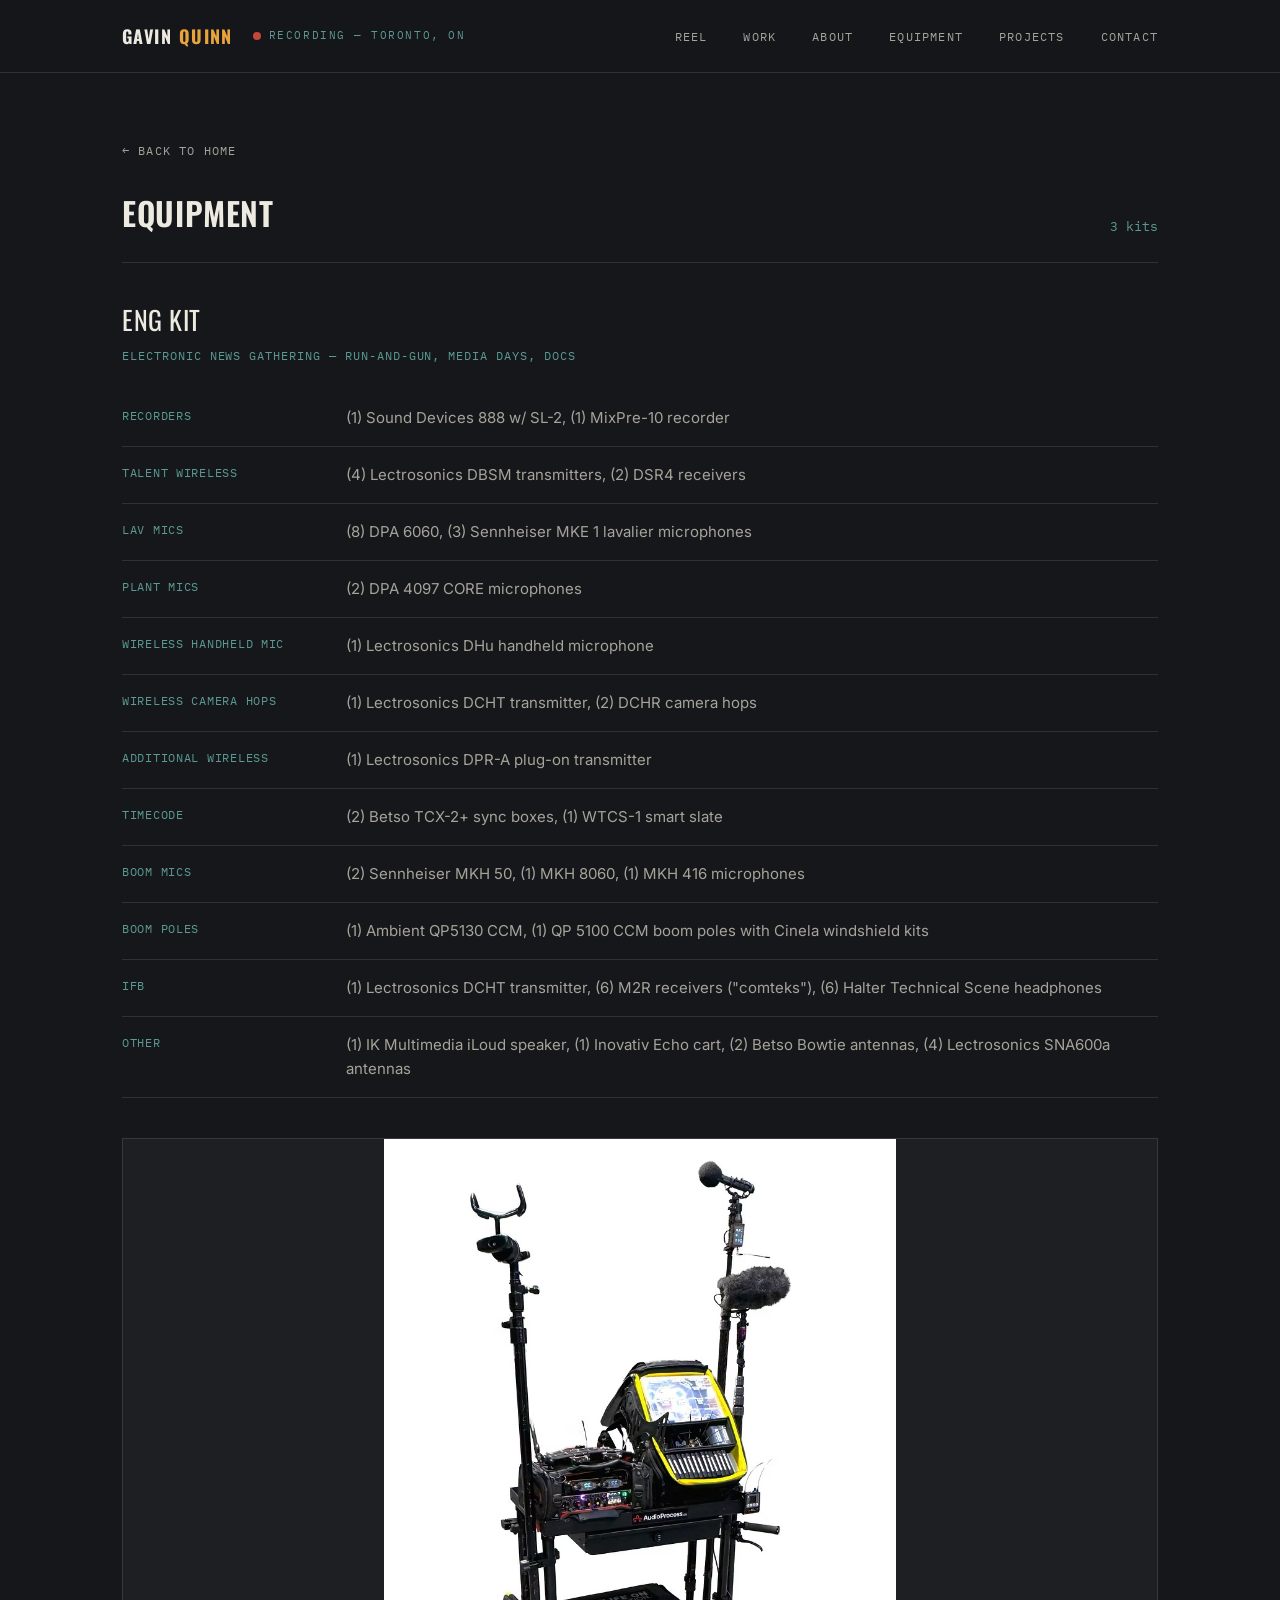
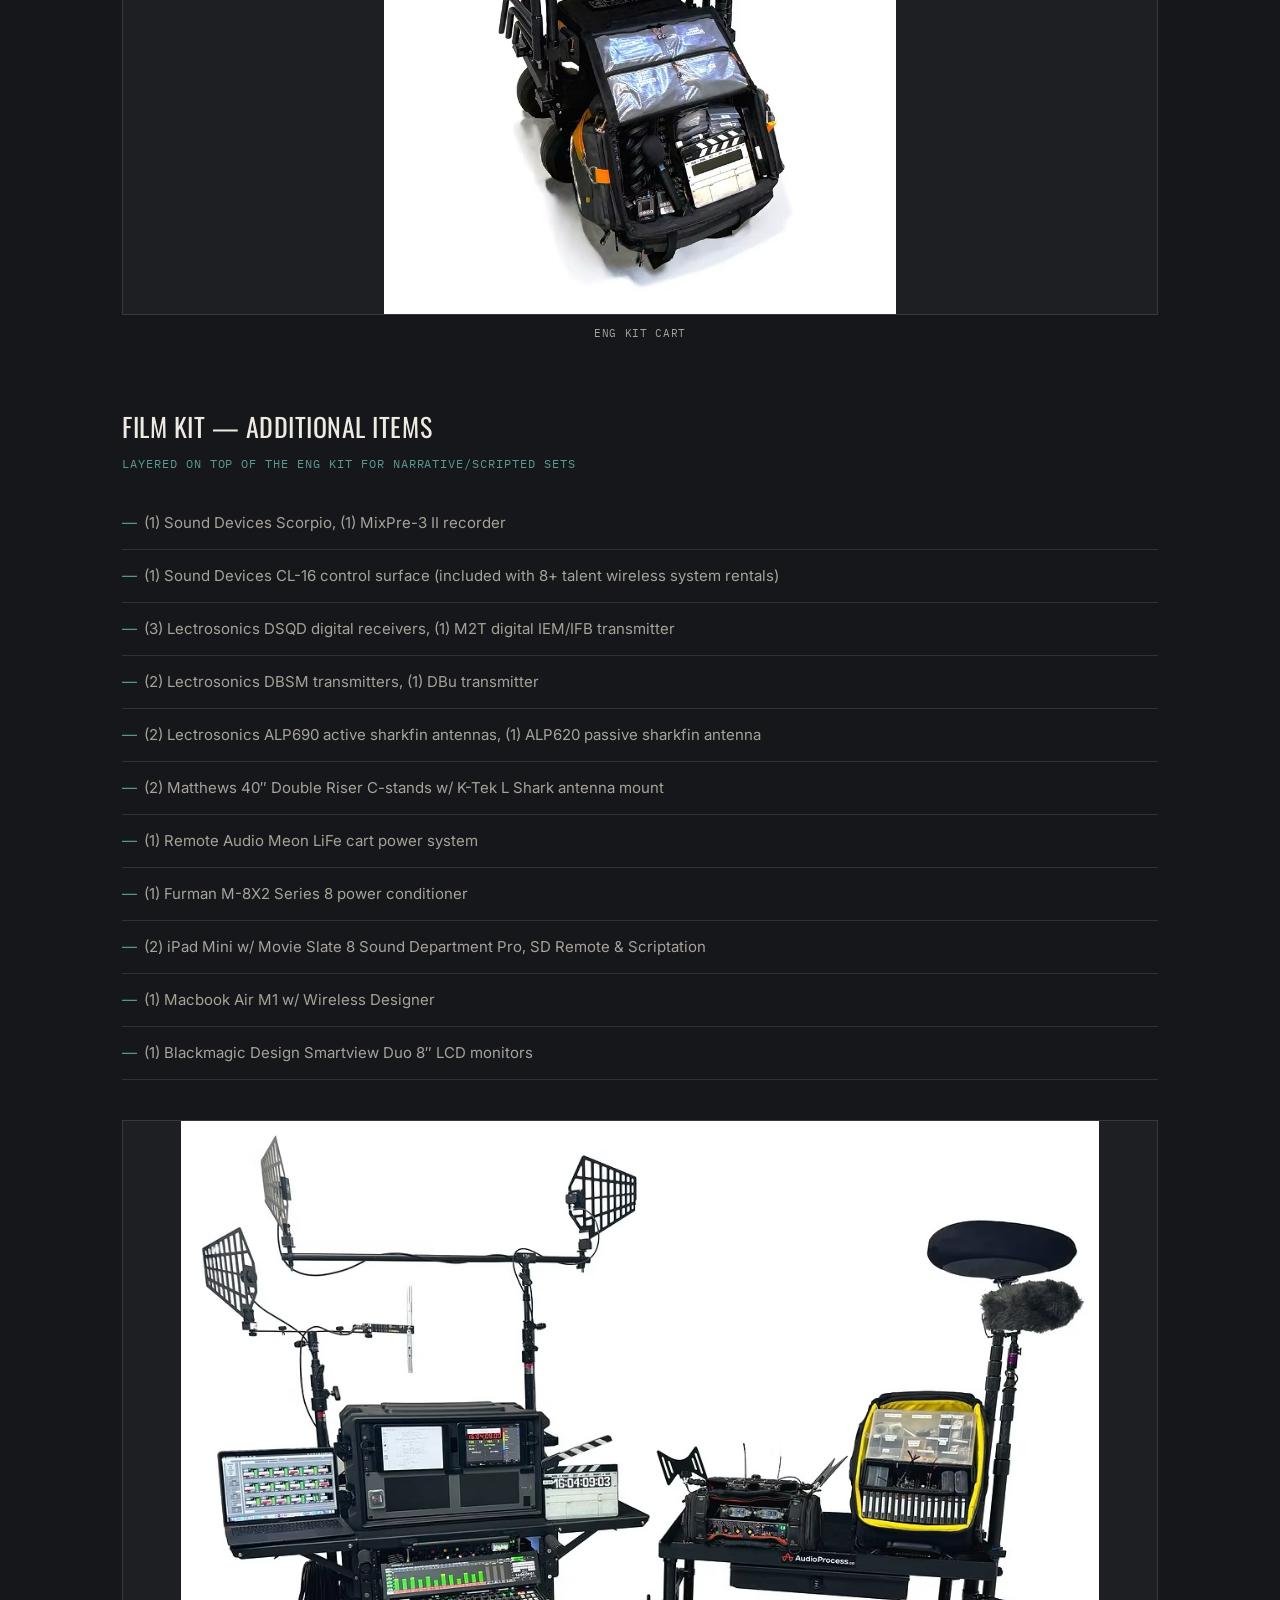
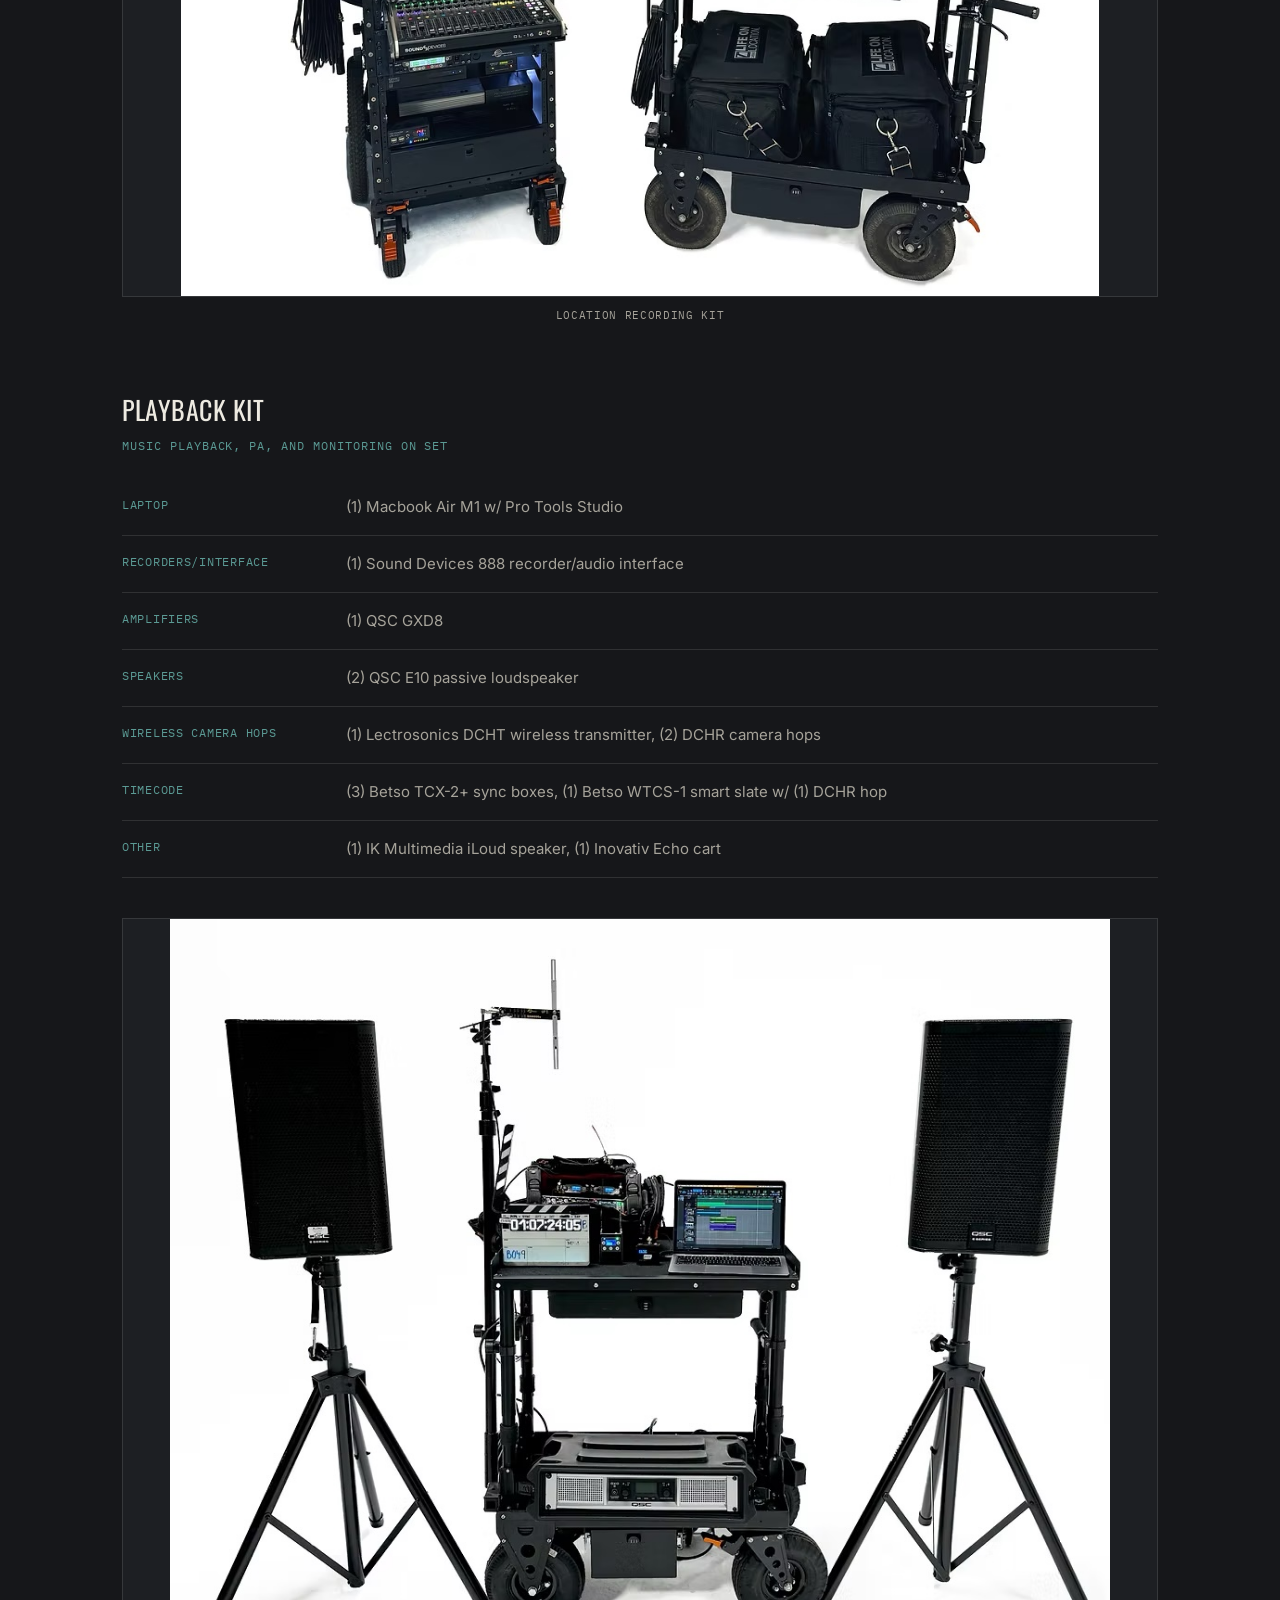
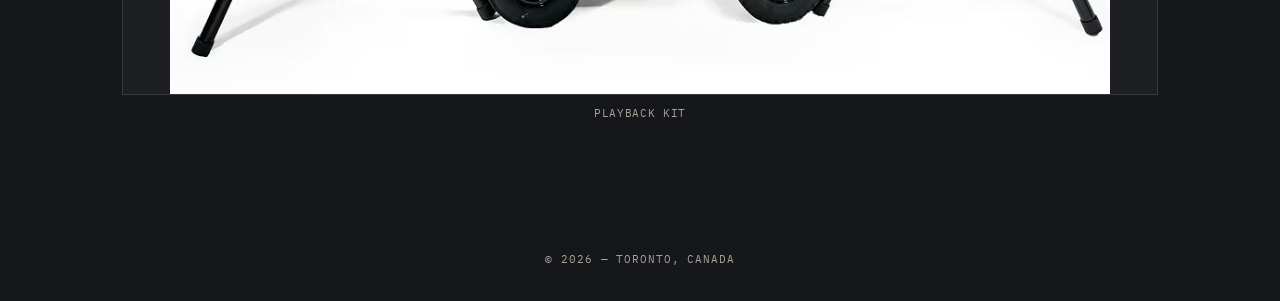
<file: equipment.html>
<!DOCTYPE html>
<html lang="en">
<head>
<meta charset="UTF-8">
<meta name="viewport" content="width=device-width, initial-scale=1.0">
<title>Equipment — Gavin Quinn</title>
<link rel="icon" type="image/svg+xml" href="images/favicon.svg">
<link rel="icon" type="image/png" sizes="32x32" href="images/favicon-32.png">
<link rel="icon" type="image/png" sizes="16x16" href="images/favicon-16.png">
<link rel="apple-touch-icon" href="images/apple-touch-icon.png">
<link rel="preconnect" href="https://fonts.googleapis.com/">
<link rel="preconnect" href="https://fonts.gstatic.com/" crossorigin>
<link href="https://fonts.googleapis.com/css2?family=IBM+Plex+Mono:wght@400;500&family=Inter:wght@400;500;600&family=Oswald:wght@600;700&display=swap" rel="stylesheet">
<link rel="stylesheet" href="css/style.css?v=4">
</head>
<body>

<nav>
  <div class="wrap">
    <div class="nav-left">
      <a class="logo" href="index.html">GAVIN <span>QUINN</span></a>
      <div class="nav-status"><span class="rec-dot"></span> Recording — Toronto, ON</div>
    </div>
    <ul class="navlinks">
      <li><a href="index.html#reel">Reel</a></li>
      <li><a href="index.html#work">Work</a></li>
      <li><a href="index.html#about">About</a></li>
      <li class="nav-hide-mobile"><a href="equipment.html">Equipment</a></li>
      <li><a href="projects.html">Projects</a></li>
      <li><a href="index.html#contact">Contact</a></li>
    </ul>
  </div>
</nav>

<header class="credits-header">
  <div class="wrap">
    <a href="index.html" class="back-link"><span class="back-arrow">&larr;</span> Back to home</a>
    <div class="section-head" style="margin-top:24px;">
      <h2>Equipment</h2>
      <div class="section-num">3 kits</div>
    </div>
  </div>
</header>

<section class="section" style="padding-top:0;">
  <div class="wrap">

    <div class="kit-heading">ENG Kit</div>
    <div class="kit-sub">Electronic news gathering — run-and-gun, media days, docs</div>

    <div class="spec-row">
      <div class="spec-label">Recorders</div>
      <div class="spec-value">(1) Sound Devices 888 w/ SL-2, (1) MixPre-10 recorder</div>
    </div>
    <div class="spec-row">
      <div class="spec-label">Talent Wireless</div>
      <div class="spec-value">(4) Lectrosonics DBSM transmitters, (2) DSR4 receivers</div>
    </div>
    <div class="spec-row">
      <div class="spec-label">Lav Mics</div>
      <div class="spec-value">(8) DPA 6060, (3) Sennheiser MKE 1 lavalier microphones</div>
    </div>
    <div class="spec-row">
      <div class="spec-label">Plant Mics</div>
      <div class="spec-value">(2) DPA 4097 CORE microphones</div>
    </div>
    <div class="spec-row">
      <div class="spec-label">Wireless Handheld Mic</div>
      <div class="spec-value">(1) Lectrosonics DHu handheld microphone</div>
    </div>
    <div class="spec-row">
      <div class="spec-label">Wireless Camera Hops</div>
      <div class="spec-value">(1) Lectrosonics DCHT transmitter, (2) DCHR camera hops</div>
    </div>
    <div class="spec-row">
      <div class="spec-label">Additional Wireless</div>
      <div class="spec-value">(1) Lectrosonics DPR-A plug-on transmitter</div>
    </div>
    <div class="spec-row">
      <div class="spec-label">Timecode</div>
      <div class="spec-value">(2) Betso TCX-2+ sync boxes, (1) WTCS-1 smart slate</div>
    </div>
    <div class="spec-row">
      <div class="spec-label">Boom Mics</div>
      <div class="spec-value">(2) Sennheiser MKH 50, (1) MKH 8060, (1) MKH 416 microphones</div>
    </div>
    <div class="spec-row">
      <div class="spec-label">Boom Poles</div>
      <div class="spec-value">(1) Ambient QP5130 CCM, (1) QP 5100 CCM boom poles with Cinela windshield kits</div>
    </div>
    <div class="spec-row">
      <div class="spec-label">IFB</div>
      <div class="spec-value">(1) Lectrosonics DCHT transmitter, (6) M2R receivers ("comteks"), (6) Halter Technical Scene headphones</div>
    </div>
    <div class="spec-row">
      <div class="spec-label">Other</div>
      <div class="spec-value">(1) IK Multimedia iLoud speaker, (1) Inovativ Echo cart, (2) Betso Bowtie antennas, (4) Lectrosonics SNA600a antennas</div>
    </div>

    <div class="equipment-photos">
      <figure>
        <img src="images/equipment-eng-kit.jpg" alt="ENG sound cart with boom pole, wireless antennas, and sound bag">
        <figcaption class="photo-caption">ENG kit cart</figcaption>
      </figure>
    </div>

    <div class="kit-heading">Film Kit — Additional Items</div>
    <div class="kit-sub">Layered on top of the ENG kit for narrative/scripted sets</div>

    <ul class="gear-list">
      <li>(1) Sound Devices Scorpio, (1) MixPre-3 II recorder</li>
      <li>(1) Sound Devices CL-16 control surface (included with 8+ talent wireless system rentals)</li>
      <li>(3) Lectrosonics DSQD digital receivers, (1) M2T digital IEM/IFB transmitter</li>
      <li>(2) Lectrosonics DBSM transmitters, (1) DBu transmitter</li>
      <li>(2) Lectrosonics ALP690 active sharkfin antennas, (1) ALP620 passive sharkfin antenna</li>
      <li>(2) Matthews 40&Prime; Double Riser C-stands w/ K-Tek L Shark antenna mount</li>
      <li>(1) Remote Audio Meon LiFe cart power system</li>
      <li>(1) Furman M-8X2 Series 8 power conditioner</li>
      <li>(2) iPad Mini w/ Movie Slate 8 Sound Department Pro, SD Remote &amp; Scriptation</li>
      <li>(1) Macbook Air M1 w/ Wireless Designer</li>
      <li>(1) Blackmagic Design Smartview Duo 8&Prime; LCD monitors</li>
    </ul>

    <div class="equipment-photos">
      <figure>
        <img src="images/equipment-1.jpg" alt="Full location recording kit — ENG cart and film kit cart side by side">
        <figcaption class="photo-caption">Location recording kit</figcaption>
      </figure>
    </div>

    <div class="kit-heading">Playback Kit</div>
    <div class="kit-sub">Music playback, PA, and monitoring on set</div>

    <div class="spec-row">
      <div class="spec-label">Laptop</div>
      <div class="spec-value">(1) Macbook Air M1 w/ Pro Tools Studio</div>
    </div>
    <div class="spec-row">
      <div class="spec-label">Recorders/Interface</div>
      <div class="spec-value">(1) Sound Devices 888 recorder/audio interface</div>
    </div>
    <div class="spec-row">
      <div class="spec-label">Amplifiers</div>
      <div class="spec-value">(1) QSC GXD8</div>
    </div>
    <div class="spec-row">
      <div class="spec-label">Speakers</div>
      <div class="spec-value">(2) QSC E10 passive loudspeaker</div>
    </div>
    <div class="spec-row">
      <div class="spec-label">Wireless Camera Hops</div>
      <div class="spec-value">(1) Lectrosonics DCHT wireless transmitter, (2) DCHR camera hops</div>
    </div>
    <div class="spec-row">
      <div class="spec-label">Timecode</div>
      <div class="spec-value">(3) Betso TCX-2+ sync boxes, (1) Betso WTCS-1 smart slate w/ (1) DCHR hop</div>
    </div>
    <div class="spec-row">
      <div class="spec-label">Other</div>
      <div class="spec-value">(1) IK Multimedia iLoud speaker, (1) Inovativ Echo cart</div>
    </div>

    <div class="equipment-photos">
      <figure>
        <img src="images/equipment-2.jpg" alt="Playback kit — QSC speakers on stands with Pro Tools laptop and cart">
        <figcaption class="photo-caption">Playback kit</figcaption>
      </figure>
    </div>

  </div>
</section>

<footer>
  © 2026 — Toronto, Canada
</footer>

<script src="js/nav-hide.js?v=2"></script>

</body>
</html>
</file>
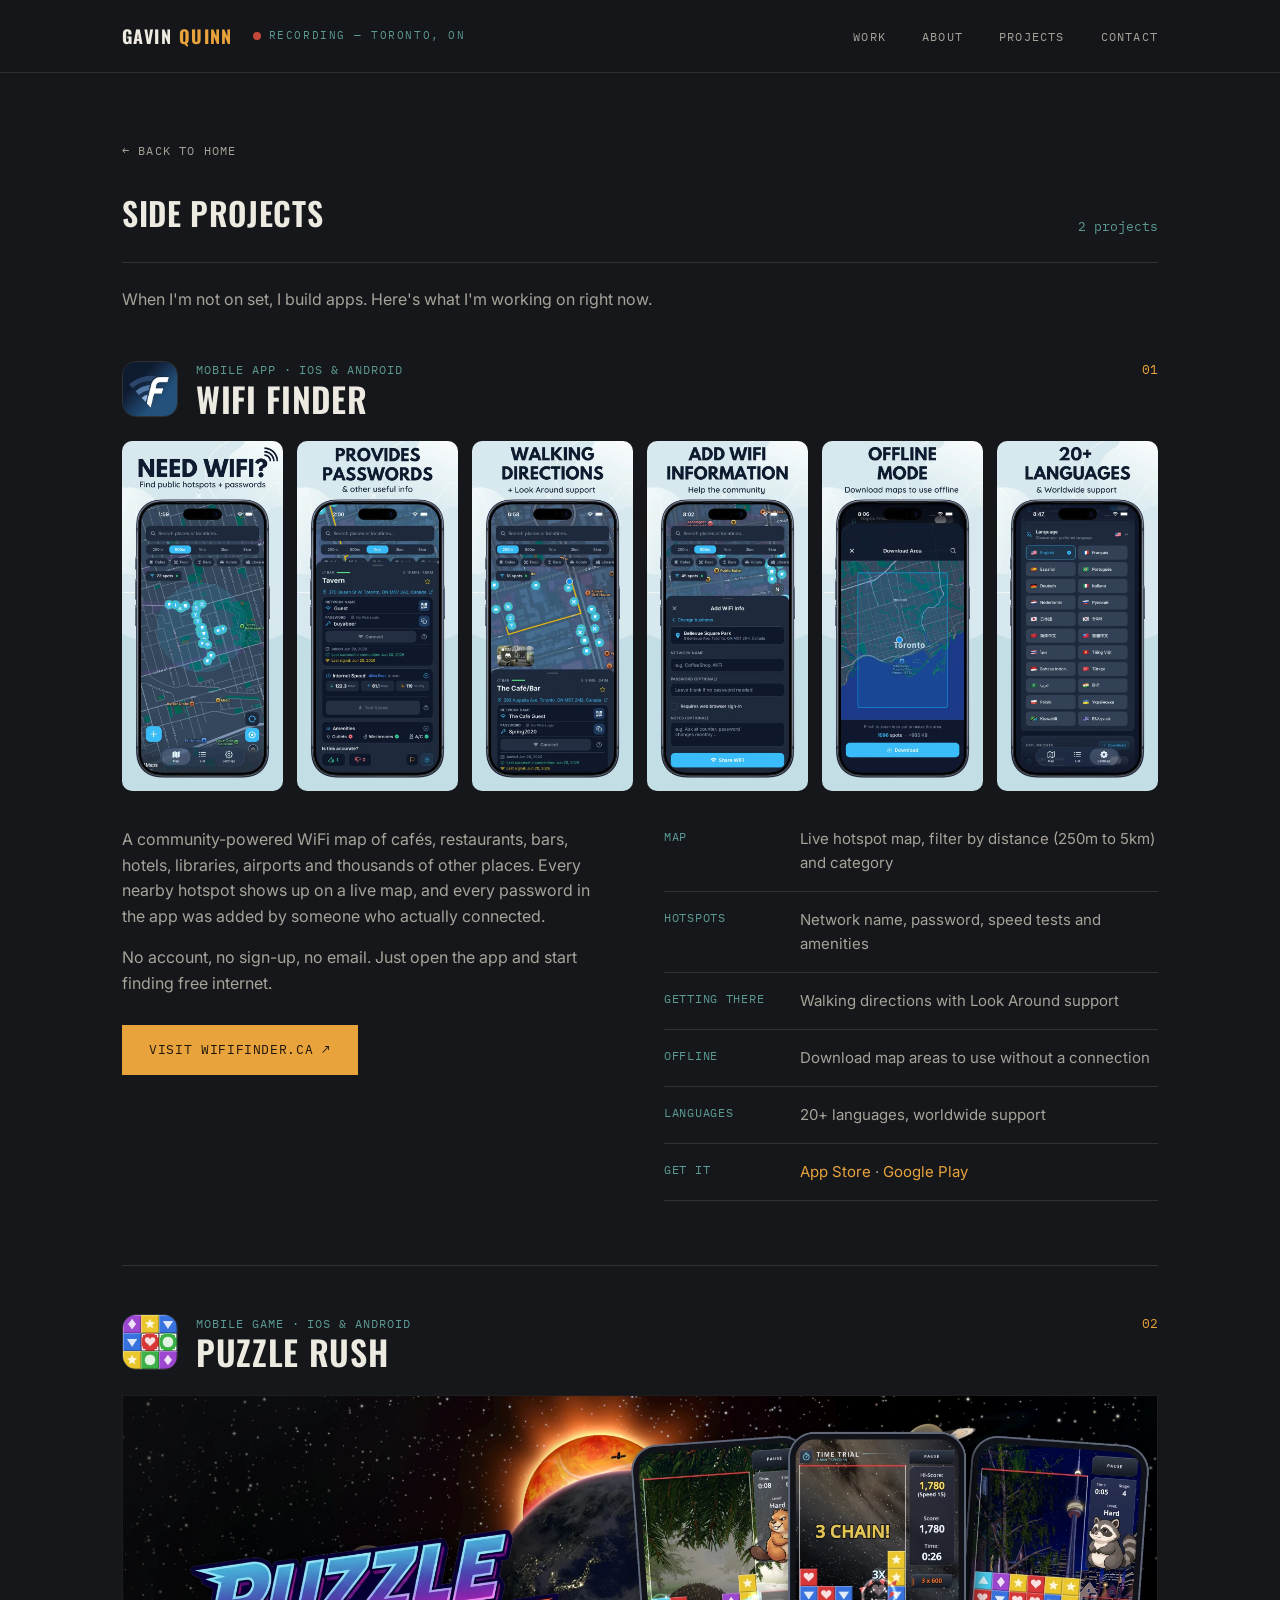
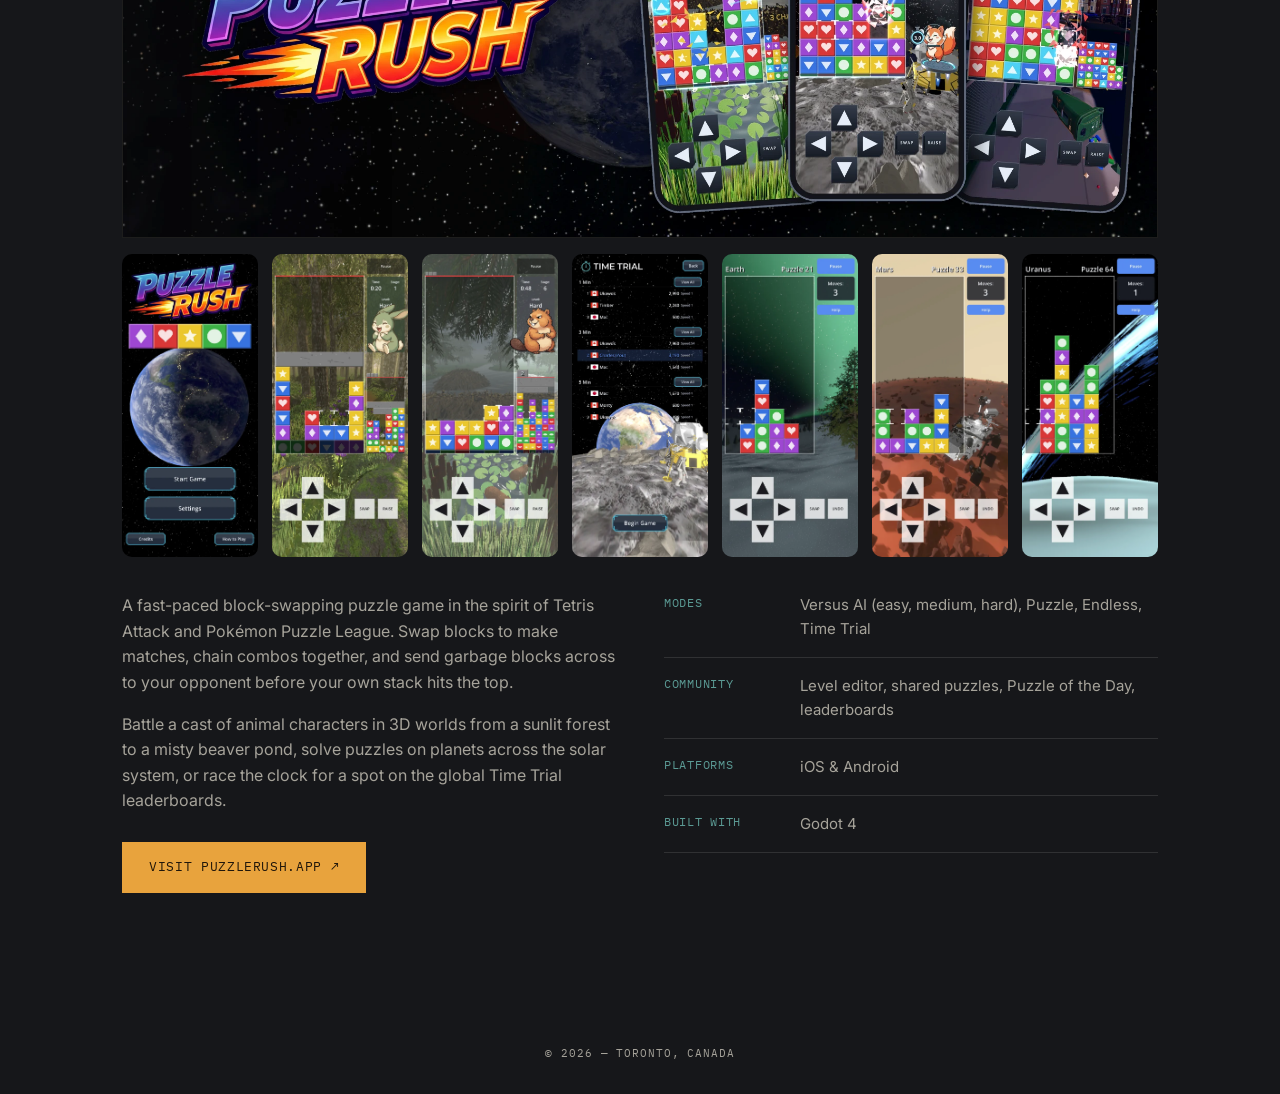
<file: projects.html>
<!DOCTYPE html>
<html lang="en">
<head>
<meta charset="UTF-8">
<meta name="viewport" content="width=device-width, initial-scale=1.0">
<title>Side Projects — Gavin Quinn</title>
<link rel="icon" type="image/svg+xml" href="images/favicon.svg">
<link rel="icon" type="image/png" sizes="32x32" href="images/favicon-32.png">
<link rel="icon" type="image/png" sizes="16x16" href="images/favicon-16.png">
<link rel="apple-touch-icon" href="images/apple-touch-icon.png">
<link rel="preconnect" href="https://fonts.googleapis.com/">
<link rel="preconnect" href="https://fonts.gstatic.com/" crossorigin>
<link href="https://fonts.googleapis.com/css2?family=IBM+Plex+Mono:wght@400;500&family=Inter:wght@400;500;600&family=Oswald:wght@600;700&display=swap" rel="stylesheet">
<link rel="stylesheet" href="css/style.css?v=4">
</head>
<body>

<nav>
  <div class="wrap">
    <div class="nav-left">
      <a class="logo" href="index.html">GAVIN <span>QUINN</span></a>
      <div class="nav-status"><span class="rec-dot"></span> Recording — Toronto, ON</div>
    </div>
    <ul class="navlinks">
      <li><a href="index.html#work">Work</a></li>
      <li><a href="index.html#about">About</a></li>
      <li><a href="projects.html">Projects</a></li>
      <li><a href="index.html#contact">Contact</a></li>
    </ul>
  </div>
</nav>

<header class="credits-header">
  <div class="wrap">
    <a href="index.html" class="back-link"><span class="back-arrow">&larr;</span> Back to home</a>
    <div class="section-head" style="margin-top:24px;">
      <h2>Side Projects</h2>
      <div class="section-num">2 projects</div>
    </div>
    <p class="projects-intro">When I'm not on set, I build apps. Here's what I'm working on right now.</p>
  </div>
</header>

<section class="section" style="padding-top:0;">
  <div class="wrap">

    <!-- WIFI FINDER -->
    <article class="project" id="wifi-finder">
      <div class="project-head">
        <img class="project-icon" src="images/projects/wififinder-icon.webp" alt="" width="56" height="56">
        <div>
          <div class="project-kicker">Mobile app · iOS &amp; Android</div>
          <h3 class="project-name">WiFi Finder</h3>
        </div>
        <div class="project-index mono">01</div>
      </div>

      <div class="project-shots">
        <img src="images/projects/wififinder-shot-map.webp" alt="WiFi Finder map showing nearby public hotspots" loading="lazy" width="598" height="1300">
        <img src="images/projects/wififinder-shot-passwords.webp" alt="Hotspot details with network name, password and speed test" loading="lazy" width="598" height="1300">
        <img src="images/projects/wififinder-shot-directions.webp" alt="Walking directions to a hotspot" loading="lazy" width="598" height="1300">
        <img src="images/projects/wififinder-shot-add.webp" alt="Form for adding WiFi information" loading="lazy" width="598" height="1300">
        <img src="images/projects/wififinder-shot-offline.webp" alt="Downloading a map area for offline use" loading="lazy" width="598" height="1300">
        <img src="images/projects/wififinder-shot-languages.webp" alt="Language picker with 20+ languages" loading="lazy" width="598" height="1300">
      </div>

      <div class="project-body">
        <div class="project-copy">
          <p>A community-powered WiFi map of cafés, restaurants, bars, hotels, libraries, airports and thousands of other places. Every nearby hotspot shows up on a live map, and every password in the app was added by someone who actually connected.</p>
          <p>No account, no sign-up, no email. Just open the app and start finding free internet.</p>
          <a class="btn btn-primary project-cta" href="https://wififinder.ca" target="_blank" rel="noopener">Visit wififinder.ca <span aria-hidden="true">&#8599;</span></a>
        </div>
        <div class="project-specs">
          <div class="spec-row">
            <div class="spec-label">Map</div>
            <div class="spec-value">Live hotspot map, filter by distance (250m to 5km) and category</div>
          </div>
          <div class="spec-row">
            <div class="spec-label">Hotspots</div>
            <div class="spec-value">Network name, password, speed tests and amenities</div>
          </div>
          <div class="spec-row">
            <div class="spec-label">Getting there</div>
            <div class="spec-value">Walking directions with Look Around support</div>
          </div>
          <div class="spec-row">
            <div class="spec-label">Offline</div>
            <div class="spec-value">Download map areas to use without a connection</div>
          </div>
          <div class="spec-row">
            <div class="spec-label">Languages</div>
            <div class="spec-value">20+ languages, worldwide support</div>
          </div>
          <div class="spec-row">
            <div class="spec-label">Get it</div>
            <div class="spec-value"><a class="spec-link" href="https://apps.apple.com/app/wifi-finder-password-map/id6759633926" target="_blank" rel="noopener">App Store</a> · <a class="spec-link" href="https://play.google.com/store/apps/details?id=com.gavin.wififinder" target="_blank" rel="noopener">Google Play</a></div>
          </div>
        </div>
      </div>
    </article>

    <!-- PUZZLE RUSH -->
    <article class="project" id="puzzle-rush">
      <div class="project-head">
        <img class="project-icon" src="images/projects/puzzlerush-icon.webp" alt="" width="56" height="56">
        <div>
          <div class="project-kicker">Mobile game · iOS &amp; Android</div>
          <h3 class="project-name">Puzzle Rush</h3>
        </div>
        <div class="project-index mono">02</div>
      </div>

      <a class="project-visual project-visual-puzzlerush" href="https://puzzlerush.app" target="_blank" rel="noopener">
        <img src="images/projects/puzzlerush-header.webp" alt="Puzzle Rush logo above the game running on three phones in front of a planet and sun" width="2000" height="857" loading="lazy">
      </a>

      <div class="project-shots" style="--cols:7;">
        <img src="images/projects/puzzlerush-shot-menu.webp" alt="Puzzle Rush main menu" loading="lazy" width="598" height="1331">
        <img src="images/projects/puzzlerush-shot-versus-forest.webp" alt="Versus match against the bunny in a forest" loading="lazy" width="598" height="1331">
        <img src="images/projects/puzzlerush-shot-versus-beaver.webp" alt="Versus match against the beaver at a beaver pond" loading="lazy" width="598" height="1331">
        <img src="images/projects/puzzlerush-shot-time-trial.webp" alt="Time Trial leaderboards on the moon" loading="lazy" width="598" height="1331">
        <img src="images/projects/puzzlerush-shot-puzzle-earth.webp" alt="Puzzle mode on Earth under the northern lights" loading="lazy" width="598" height="1331">
        <img src="images/projects/puzzlerush-shot-puzzle-mars.webp" alt="Puzzle mode on Mars with a rover" loading="lazy" width="598" height="1331">
        <img src="images/projects/puzzlerush-shot-puzzle-uranus.webp" alt="Puzzle mode above Uranus" loading="lazy" width="598" height="1331">
      </div>

      <div class="project-body">
        <div class="project-copy">
          <p>A fast-paced block-swapping puzzle game in the spirit of Tetris Attack and Pokémon Puzzle League. Swap blocks to make matches, chain combos together, and send garbage blocks across to your opponent before your own stack hits the top.</p>
          <p>Battle a cast of animal characters in 3D worlds from a sunlit forest to a misty beaver pond, solve puzzles on planets across the solar system, or race the clock for a spot on the global Time Trial leaderboards.</p>
          <a class="btn btn-primary project-cta" href="https://puzzlerush.app" target="_blank" rel="noopener">Visit puzzlerush.app <span aria-hidden="true">&#8599;</span></a>
        </div>
        <div class="project-specs">
          <div class="spec-row">
            <div class="spec-label">Modes</div>
            <div class="spec-value">Versus AI (easy, medium, hard), Puzzle, Endless, Time Trial</div>
          </div>
          <div class="spec-row">
            <div class="spec-label">Community</div>
            <div class="spec-value">Level editor, shared puzzles, Puzzle of the Day, leaderboards</div>
          </div>
          <div class="spec-row">
            <div class="spec-label">Platforms</div>
            <div class="spec-value">iOS &amp; Android</div>
          </div>
          <div class="spec-row">
            <div class="spec-label">Built with</div>
            <div class="spec-value">Godot 4</div>
          </div>
        </div>
      </div>
    </article>

  </div>
</section>

<footer>
  © 2026 — Toronto, Canada
</footer>

<script src="js/nav-hide.js?v=2"></script>

</body>
</html>
</file>
<file: css/style.css>
:root{
  --bg:#16171A;
  --bg-raised:#1D1F23;
  --paper:#EDEAE1;
  --paper-dim:#A6A39A;
  --amber:#E8A33D;
  --amber-dim:#8A662C;
  --teal:#5B9A94;
  --meter-green:#4CAF6B;
  --red:#C1483A;
  --line:rgba(237,234,225,0.12);
}
*{box-sizing:border-box; margin:0; padding:0;}
body{
  background:var(--bg);
  color:var(--paper);
  font-family:'Inter',sans-serif;
  line-height:1.6;
}
.wrap{max-width:1100px; margin:0 auto; padding:0 32px;}
h1,h2,h3,.display{
  font-family:'Oswald',sans-serif;
  text-transform:uppercase;
  letter-spacing:0.02em;
  font-weight:600;
}
.mono{font-family:'IBM Plex Mono',monospace;}

/* NAV */
nav{
  position:sticky; top:0; z-index:10;
  background:rgba(22,23,26,0.9);
  backdrop-filter:blur(6px);
  border-bottom:1px solid var(--line);
  transition:transform 0.25s ease;
}
nav.nav-hidden{transform:translateY(-100%);}
@media (prefers-reduced-motion:reduce){
  nav{transition:none;}
}
nav .wrap{
  display:flex; align-items:center; justify-content:space-between;
  height:72px;
}
.nav-left{
  display:flex;
  align-items:center;
  gap:20px;
  flex-wrap:wrap;
  row-gap:8px;
}
.logo{
  font-family:'Oswald',sans-serif;
  font-weight:700;
  font-size:18px;
  letter-spacing:0.08em;
  color:var(--paper);
  text-decoration:none;
}
.logo span{color:var(--amber);}
.nav-status{
  font-family:'IBM Plex Mono',monospace;
  font-size:11px;
  letter-spacing:0.14em;
  color:var(--teal);
  text-transform:uppercase;
  display:flex;
  align-items:center;
  gap:8px;
  white-space:nowrap;
}
.navlinks{display:flex; gap:36px; list-style:none;}
.navlinks a{
  color:var(--paper-dim);
  text-decoration:none;
  font-family:'IBM Plex Mono',monospace;
  font-size:12px;
  letter-spacing:0.1em;
  text-transform:uppercase;
  transition:color 0.2s;
}
.navlinks a:hover{color:var(--amber);}

/* HERO */
.hero{
  position:relative;
  padding:160px 0 100px;
  border-bottom:1px solid var(--line);
  min-height:640px;
  display:flex;
  align-items:flex-end;
  overflow:hidden;
}
.hero::before{
  content:'';
  position:absolute;
  inset:0;
  background-image:
    linear-gradient(180deg, rgba(16,17,19,0.55) 0%, rgba(16,17,19,0.75) 55%, rgba(16,17,19,1) 100%),
    url('../images/gavinbooming.jpg');
  background-size:cover;
  background-position:center 30%;
  transform:scaleX(-1);
  z-index:0;
}
.hero::after{
  content:'';
  position:absolute;
  left:0; right:0; bottom:-1px;
  height:6px;
  background:var(--bg);
  z-index:1;
}
.hero .wrap{width:100%; position:relative; z-index:2;}
.rec-dot{
  width:8px; height:8px; border-radius:50%;
  background:var(--red);
  animation:blink 2.4s ease-in-out infinite;
}
@keyframes blink{
  0%,100%{opacity:1;}
  50%{opacity:0.3;}
}
.hero h1{
  font-size:clamp(40px,7vw,84px);
  line-height:0.98;
  color:var(--paper);
  max-width:820px;
}
.hero h1 em{
  font-style:normal;
  color:var(--amber);
}
.hero-sub{
  margin-top:24px;
  max-width:520px;
  color:var(--paper-dim);
  font-size:16px;
}
.hero-sub-highlight{
  color:var(--teal);
  font-weight:600;
}
.hero-cta{
  margin-top:36px;
  display:flex;
  gap:16px;
}
.btn{
  font-family:'IBM Plex Mono',monospace;
  font-size:13px;
  letter-spacing:0.05em;
  text-transform:uppercase;
  padding:14px 26px;
  text-decoration:none;
  border:1px solid var(--line);
  color:var(--paper);
  transition:all 0.2s;
}
.btn-primary{
  background:var(--amber);
  border-color:var(--amber);
  color:#20160A;
}
.btn-primary:hover{background:#f2b158;}
.btn-ghost:hover{border-color:var(--paper-dim);}

/* METER */
.meter{
  margin-top:64px;
  display:flex;
  align-items:flex-end;
  gap:4px;
  height:48px;
}
.meter-bar{
  width:5px;
  background:var(--meter-green);
  opacity:0.9;
  border-radius:1px;
  animation:levels 1.8s ease-in-out infinite;
}
@keyframes levels{
  0%,100%{height:20%;}
  50%{height:var(--h,60%);}
}
.meter-label{
  font-family:'IBM Plex Mono',monospace;
  font-size:11px;
  color:var(--paper-dim);
  letter-spacing:0.1em;
  margin-top:10px;
  text-transform:uppercase;
}

/* WORK SECTION */
.section{padding:56px 0;}
.section-head{
  display:flex;
  justify-content:space-between;
  align-items:flex-end;
  margin-bottom:36px;
  border-bottom:1px solid var(--line);
  padding-bottom:24px;
}
.section-head h2{font-size:32px; color:var(--paper);}
.section-num{
  font-family:'IBM Plex Mono',monospace;
  color:var(--teal);
  font-size:13px;
  white-space:nowrap;
}

.slate{
  display:grid;
  grid-template-columns:120px 1fr auto;
  gap:24px;
  align-items:center;
  padding:26px 0;
  border-bottom:1px solid var(--line);
  transition:background 0.2s;
}
.slate:hover{background:var(--bg-raised);}
.slate-year{
  font-family:'IBM Plex Mono',monospace;
  font-size:12px;
  line-height:1.4;
  color:var(--amber);
}
.slate-category{
  font-family:'IBM Plex Mono',monospace;
  font-weight:500;
  font-size:12px;
  letter-spacing:0.06em;
  text-transform:uppercase;
  color:var(--teal);
  margin-top:6px;
}
.slate-title-row{
  display:flex;
  align-items:center;
  flex-wrap:wrap;
  gap:12px;
}
.slate-title{
  font-family:'Oswald',sans-serif;
  font-size:22px;
  letter-spacing:0.01em;
  color:var(--paper);
  text-transform:none;
}
.slate-meta{
  font-family:'IBM Plex Mono',monospace;
  font-size:12px;
  color:var(--paper-dim);
  margin-top:6px;
  text-transform:uppercase;
  letter-spacing:0.06em;
}
.slate-tag{
  font-family:'IBM Plex Mono',monospace;
  font-size:11px;
  color:var(--teal);
  border:1px solid var(--teal);
  padding:6px 14px;
  text-transform:uppercase;
  letter-spacing:0.08em;
  white-space:nowrap;
}
.title-badge{
  display:inline-flex;
  align-items:center;
  gap:5px;
  font-family:'IBM Plex Mono',monospace;
  font-size:10px;
  color:var(--paper-dim);
  border:1px solid var(--line);
  padding:5px 10px;
  text-transform:uppercase;
  letter-spacing:0.08em;
  white-space:nowrap;
  text-decoration:none;
  transition:all 0.2s;
}
.title-badge:hover{color:var(--amber); border-color:var(--amber);}
.title-badge svg{flex-shrink:0;}
.title-badge.active{color:var(--amber); border-color:var(--amber); background:var(--bg-raised);}

/* INLINE VIDEO EMBED */
.slate-video{
  display:grid;
  grid-template-rows:0fr;
  transition:grid-template-rows 0.35s ease;
}
.slate-video-inner{overflow:hidden; min-height:0;}
.slate-video.open{grid-template-rows:1fr;}
.slate-video-embed{
  position:relative;
  width:100%;
  aspect-ratio:16/9;
  margin:4px 0 24px;
  border:1px solid var(--line);
  background:var(--bg-raised);
}
.slate-video-embed iframe{
  position:absolute;
  inset:0;
  width:100%;
  height:100%;
  border:0;
}

.see-all{
  text-align:center;
  margin-top:48px;
  display:flex;
  flex-direction:column;
  align-items:center;
  gap:16px;
}
.see-all-links{
  display:flex;
  align-items:center;
  gap:24px;
  flex-wrap:wrap;
  justify-content:center;
}
.text-link{
  font-family:'IBM Plex Mono',monospace;
  font-size:12px;
  letter-spacing:0.08em;
  text-transform:uppercase;
  color:var(--paper-dim);
  text-decoration:none;
  border-bottom:1px solid var(--line);
  padding-bottom:2px;
  transition:color 0.2s, border-color 0.2s;
}
.text-link:hover{color:var(--amber); border-color:var(--amber);}

/* VIDEO EMBED */
.video-embed{
  position:relative;
  width:100%;
  aspect-ratio:16/9;
  border:1px solid var(--line);
  background:var(--bg-raised);
  overflow:hidden;
}
.video-embed iframe{
  position:absolute;
  inset:0;
  width:100%;
  height:100%;
  border:0;
}

/* GALLERY */
.gallery-grid{
  display:grid;
  grid-template-columns:repeat(4, 1fr);
  gap:16px;
}
.gallery-item{
  display:block;
  width:100%;
  min-width:0;
  aspect-ratio:4/3;
  border:1px solid var(--line);
  background:var(--bg-raised);
  padding:0;
  cursor:pointer;
  overflow:hidden;
  position:relative;
}
.gallery-item img{
  width:100%;
  height:100%;
  object-fit:cover;
  display:block;
  transition:transform 0.35s ease, opacity 0.2s ease;
}
.gallery-item::after{
  content:'';
  position:absolute;
  inset:0;
  border:1px solid transparent;
  transition:border-color 0.2s;
  pointer-events:none;
}
.gallery-item:hover img{transform:scale(1.06);}
.gallery-item:hover::after{border-color:var(--amber);}

/* LIGHTBOX */
.lightbox{
  display:none;
  position:fixed;
  inset:0;
  z-index:100;
  background:rgba(16,17,19,0.96);
  align-items:center;
  justify-content:center;
}
.lightbox.active{display:flex;}
.lightbox-figure{
  max-width:min(88vw, 1100px);
  max-height:82vh;
  display:flex;
  flex-direction:column;
  align-items:center;
  gap:16px;
}
.lightbox-figure img{
  max-width:100%;
  max-height:74vh;
  object-fit:contain;
  border:1px solid var(--line);
}
.lightbox-figure figcaption{
  font-family:'IBM Plex Mono',monospace;
  font-size:13px;
  letter-spacing:0.08em;
  color:var(--paper-dim);
  text-transform:uppercase;
}
.lightbox-close{
  position:absolute;
  top:24px;
  right:24px;
  background:none;
  border:1px solid var(--line);
  color:var(--paper);
  width:40px;
  height:40px;
  font-size:16px;
  cursor:pointer;
  transition:border-color 0.2s, color 0.2s;
}
.lightbox-close:hover{border-color:var(--amber); color:var(--amber);}
.lightbox-arrow{
  position:absolute;
  top:50%;
  transform:translateY(-50%);
  background:none;
  border:1px solid var(--line);
  color:var(--paper);
  width:48px;
  height:48px;
  font-size:24px;
  line-height:1;
  cursor:pointer;
  transition:border-color 0.2s, color 0.2s;
}
.lightbox-arrow:hover{border-color:var(--amber); color:var(--amber);}
.lightbox-prev{left:24px;}
.lightbox-next{right:24px;}

@media (max-width:640px){
  .gallery-grid{
    display:flex;
    grid-template-columns:none;
    overflow-x:auto;
    scroll-snap-type:x mandatory;
    -webkit-overflow-scrolling:touch;
    gap:12px;
    margin:0 -32px;
    padding:0 32px 6px;
  }
  .gallery-item{
    flex:0 0 76%;
    scroll-snap-align:center;
  }
  .lightbox-arrow{width:40px; height:40px; font-size:20px;}
  .lightbox-prev{left:8px;}
  .lightbox-next{right:8px;}
  .lightbox-close{top:12px; right:12px;}
}

/* CREDITS PAGE */
.credits-header{
  padding:64px 0 0;
}
.credits-header .back-link{
  display:inline-flex;
  align-items:center;
  gap:8px;
  font-family:'IBM Plex Mono',monospace;
  font-size:12px;
  letter-spacing:0.1em;
  text-transform:uppercase;
  color:var(--paper-dim);
  text-decoration:none;
  transition:color 0.2s;
}
.credits-header .back-link:hover{color:var(--amber);}
.credits-header .back-arrow{
  display:inline-block;
  transition:transform 0.2s;
}
.credits-header .back-link:hover .back-arrow{transform:translateX(-4px);}
.filter-bar{
  display:flex;
  flex-wrap:wrap;
  gap:10px;
  margin-top:28px;
}
.filter-btn{
  font-family:'IBM Plex Mono',monospace;
  font-size:12px;
  letter-spacing:0.08em;
  text-transform:uppercase;
  padding:8px 16px;
  border:1px solid var(--line);
  background:transparent;
  color:var(--paper-dim);
  cursor:pointer;
  transition:all 0.2s;
}
.filter-btn:hover{border-color:var(--amber); color:var(--paper);}
.filter-btn.active{
  background:var(--amber);
  border-color:var(--amber);
  color:#20160A;
}
.year-heading{
  font-family:'Oswald',sans-serif;
  font-size:22px;
  color:var(--amber);
  text-transform:uppercase;
  letter-spacing:0.04em;
  margin:56px 0 8px;
  padding-bottom:12px;
  border-bottom:1px solid var(--line);
}
.year-heading:first-of-type{margin-top:32px;}

/* EQUIPMENT PAGE */
.kit-heading{
  font-family:'Oswald',sans-serif;
  font-size:26px;
  color:var(--paper);
  text-transform:uppercase;
  letter-spacing:0.02em;
  margin:64px 0 6px;
}
.kit-heading:first-of-type{margin-top:32px;}
.kit-sub{
  font-family:'IBM Plex Mono',monospace;
  font-size:12px;
  color:var(--teal);
  text-transform:uppercase;
  letter-spacing:0.08em;
  margin-bottom:24px;
}
.spec-row{
  display:grid;
  grid-template-columns:200px 1fr;
  gap:24px;
  padding:16px 0;
  border-bottom:1px solid var(--line);
}
.spec-label{
  font-family:'IBM Plex Mono',monospace;
  font-size:12px;
  text-transform:uppercase;
  letter-spacing:0.06em;
  color:var(--teal);
}
.spec-value{
  color:var(--paper-dim);
  font-size:15px;
  line-height:1.6;
}
.gear-list{list-style:none;}
.gear-list li{
  padding:14px 0 14px 22px;
  border-bottom:1px solid var(--line);
  color:var(--paper-dim);
  font-size:15px;
  line-height:1.6;
  position:relative;
}
.gear-list li::before{
  content:'—';
  position:absolute;
  left:0;
  color:var(--teal);
}
.equipment-photos{
  display:grid;
  grid-template-columns:repeat(auto-fit, minmax(260px, 1fr));
  gap:24px;
  margin:40px 0;
}
.equipment-photos figure{margin:0;}
.equipment-photos img{
  width:100%;
  aspect-ratio:4/3;
  object-fit:contain;
  background:var(--bg-raised);
  border:1px solid var(--line);
  display:block;
}
.photo-caption{
  font-family:'IBM Plex Mono',monospace;
  font-size:11px;
  color:var(--paper-dim);
  text-transform:uppercase;
  letter-spacing:0.06em;
  margin-top:10px;
  text-align:center;
}

/* PROJECTS PAGE */
.projects-intro{
  color:var(--paper-dim);
  font-size:16px;
  margin-top:-12px;
  max-width:560px;
}
.project{
  padding:48px 0 64px;
  border-bottom:1px solid var(--line);
}
.project:last-of-type{border-bottom:none;}
.project-head{
  display:flex;
  align-items:center;
  gap:18px;
  margin-bottom:24px;
}
.project-icon{
  width:56px;
  height:56px;
  border-radius:14px;
  flex-shrink:0;
  border:1px solid var(--line);
}
.project-kicker{
  font-family:'IBM Plex Mono',monospace;
  font-size:12px;
  color:var(--teal);
  text-transform:uppercase;
  letter-spacing:0.08em;
}
.project-name{
  font-size:34px;
  line-height:1.1;
  color:var(--paper);
}
.project-index{
  margin-left:auto;
  align-self:flex-start;
  font-size:13px;
  color:var(--amber);
}
.project-visual{
  display:flex;
  align-items:center;
  justify-content:center;
  aspect-ratio:16/8;
  padding:32px;
  border:1px solid var(--line);
  overflow:hidden;
  transition:border-color 0.2s;
}
.project-visual:hover{border-color:var(--amber-dim);}
.project-visual img{
  max-width:100%;
  max-height:100%;
  object-fit:contain;
  transition:transform 0.4s ease;
}
.project-visual:hover img{transform:scale(1.03);}
.project-visual-puzzlerush{background:#000; aspect-ratio:2000/857; padding:0;}
.project-visual-puzzlerush img{width:100%; height:100%; object-fit:cover;}
.project-visual + .project-shots{margin-top:16px;}
.spec-link{color:var(--amber); text-decoration:none;}
.spec-link:hover{text-decoration:underline;}
.project-shots{
  display:grid;
  grid-template-columns:repeat(var(--cols, 6), 1fr);
  gap:14px;
}
.project-shots img{
  width:100%;
  height:auto;
  display:block;
  border-radius:10px;
}
.project-body{
  display:grid;
  grid-template-columns:1fr 1fr;
  gap:48px;
  margin-top:36px;
}
.project-copy p{
  color:var(--paper-dim);
  font-size:16px;
  margin-bottom:16px;
}
.project-cta{
  display:inline-block;
  margin-top:12px;
}
.project-specs .spec-row{grid-template-columns:120px 1fr; gap:16px;}
.project-specs .spec-row:first-child{padding-top:0;}

@media (max-width:720px){
  .project-body{grid-template-columns:1fr; gap:32px;}
  .project-name{font-size:28px;}
  .project-visual{aspect-ratio:4/3; padding:16px;}
  .project-visual-puzzlerush{aspect-ratio:2000/857; padding:0;}
  .project-shots{
    display:flex;
    overflow-x:auto;
    scroll-snap-type:x mandatory;
    -webkit-overflow-scrolling:touch;
    gap:12px;
    margin:0 -32px;
    padding:0 32px 6px;
  }
  .project-shots img{
    flex:0 0 auto;
    width:58%;
    scroll-snap-align:center;
  }
}

/* ABOUT */
.about{
  display:grid;
  grid-template-columns:280px 1fr;
  gap:56px;
  align-items:start;
}
.about-photo{
  width:100%;
  aspect-ratio:3/4;
  background-image:url('../images/gavin_about.jpg');
  background-size:cover;
  background-position:center top;
  border:1px solid var(--line);
  position:relative;
  overflow:hidden;
}
.about p{
  color:var(--paper-dim);
  font-size:16px;
  max-width:560px;
  margin-bottom:16px;
}
.about strong{color:var(--paper); font-weight:500;}
.stat-row{
  display:flex;
  gap:40px;
  margin-top:32px;
}
.stat{}
.stat-num{
  font-family:'Oswald',sans-serif;
  font-size:36px;
  color:var(--amber);
}
.stat-label{
  font-family:'IBM Plex Mono',monospace;
  font-size:11px;
  color:var(--paper-dim);
  text-transform:uppercase;
  letter-spacing:0.08em;
}

/* CONTACT */
.contact{
  background:var(--bg-raised);
  border-top:1px solid var(--line);
  padding:90px 0;
  text-align:center;
}
.contact h2{
  font-size:clamp(32px,5vw,56px);
  color:var(--paper);
  max-width:700px;
  margin:0 auto 20px;
}
.contact p{color:var(--paper-dim); margin-bottom:36px;}
.contact-email{
  font-family:'IBM Plex Mono',monospace;
  color:var(--amber);
  font-size:20px;
  text-decoration:none;
  border-bottom:1px solid var(--amber-dim);
  padding-bottom:4px;
}

footer{
  padding:32px;
  text-align:center;
  font-family:'IBM Plex Mono',monospace;
  font-size:11px;
  color:var(--paper-dim);
  text-transform:uppercase;
  letter-spacing:0.08em;
}

@media (max-width:720px){
  .slate{grid-template-columns:1fr; gap:8px;}
  .about{grid-template-columns:1fr;}
  .about-photo{max-width:220px;}

  nav .wrap{
    flex-wrap:wrap;
    height:auto;
    padding-top:16px;
    padding-bottom:16px;
    row-gap:14px;
  }
  .navlinks{width:100%; justify-content:space-between; gap:0;}
  .nav-gallery-link,
  .nav-hide-mobile{display:none;}
  .spec-row{grid-template-columns:1fr; gap:4px;}
}
</file>
